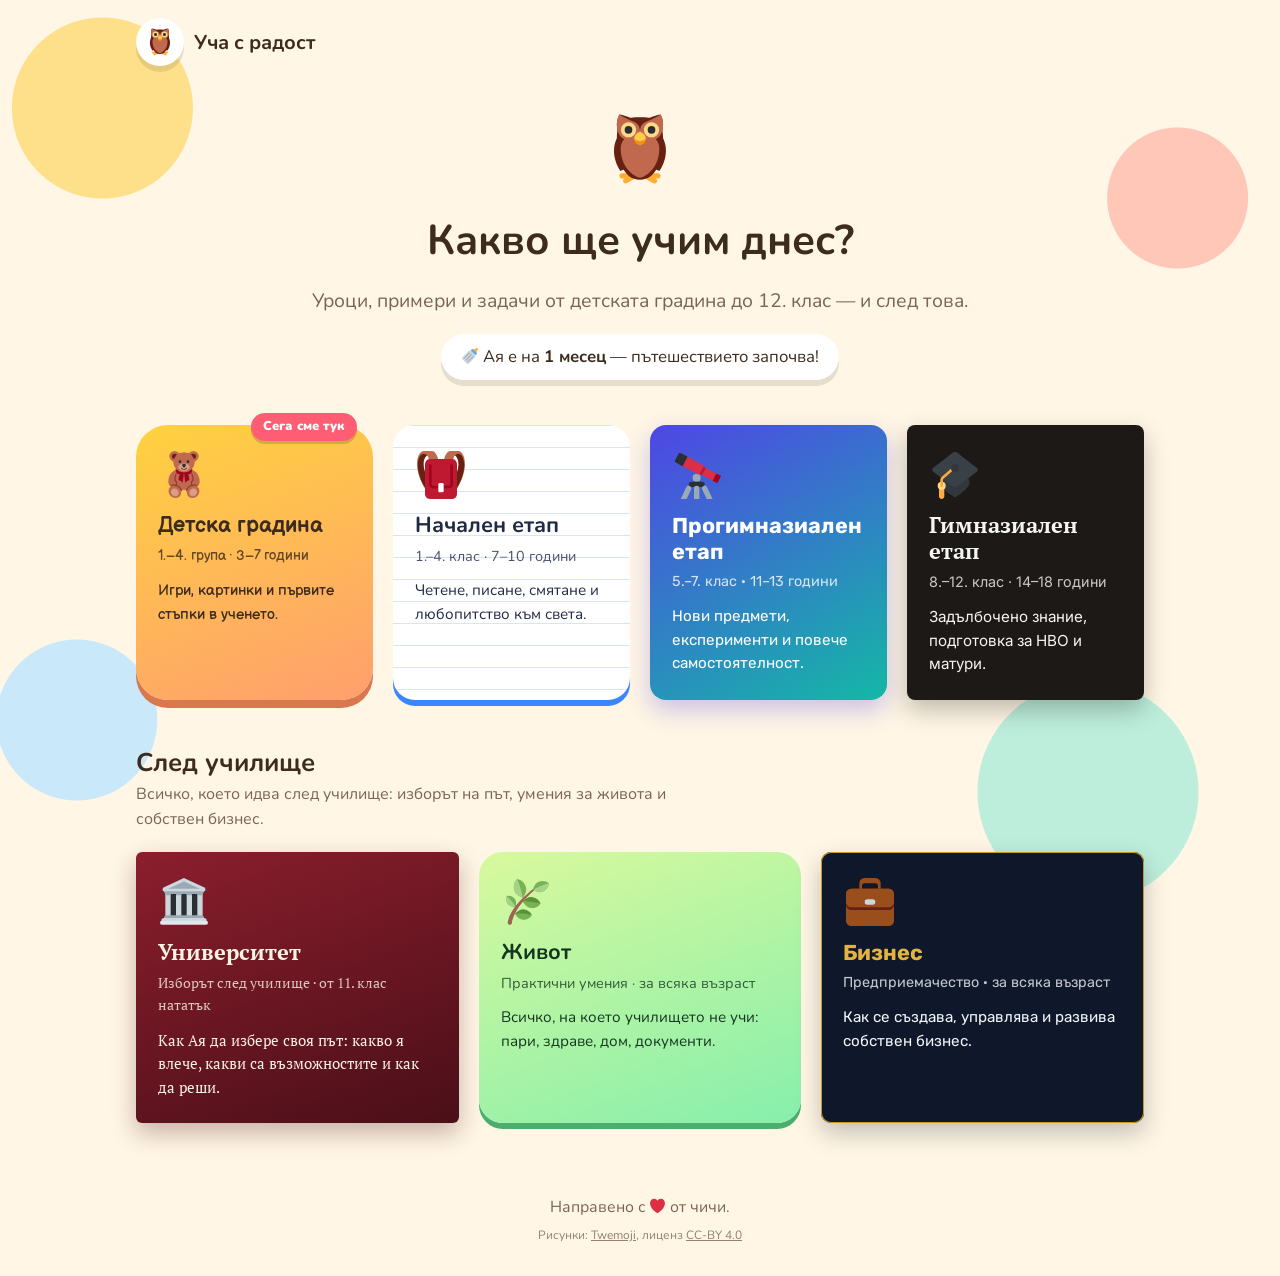
<file: index.html>
<!doctype html>
<html lang="bg">
<head>
  <meta charset="utf-8">
  <meta name="viewport" content="width=device-width, initial-scale=1">
  <title>Уча с радост</title>
  <meta name="description" content="Уроци, примери и задачи по всеки предмет от детската градина до 12. клас.">
  <link rel="icon" href="data:image/svg+xml,<svg xmlns='http://www.w3.org/2000/svg' viewBox='0 0 100 100'><text y='.9em' font-size='90'>🦉</text></svg>">
  <link rel="preconnect" href="https://fonts.googleapis.com">
  <link rel="preconnect" href="https://fonts.gstatic.com" crossorigin>
  <link href="https://fonts.googleapis.com/css2?family=Balsamiq+Sans:wght@400;700&family=Nunito:wght@400;700;900&family=Rubik:wght@400;500;700&family=Inter:wght@400;600;700&family=PT+Serif:wght@400;700&display=swap" rel="stylesheet">
  <link rel="stylesheet" href="css/style.css">
</head>
<body data-theme="home">
  <div id="birthday" class="birthday" role="status" hidden></div>

  <header class="site-header">
    <a class="logo" href="#/">
      <span class="logo-mark" aria-hidden="true">🦉</span>
      <span class="logo-text">Уча с радост</span>
    </a>
  </header>

  <main id="app" tabindex="-1"></main>

  <footer class="site-footer">
    Направено с ❤️ от чичи.
    <small class="credits">Рисунки: <a href="https://github.com/jdecked/twemoji" target="_blank" rel="noopener">Twemoji</a>, лиценз <a href="https://creativecommons.org/licenses/by/4.0/" target="_blank" rel="noopener">CC-BY 4.0</a></small>
  </footer>

  <script src="js/emoji-files.js"></script>
  <script src="js/emoji.js"></script>
  <script src="js/config.js"></script>
  <script src="js/birthday.js"></script>
  <script src="js/curriculum.js"></script>
  <!-- Уроци: всеки урок е отделен файл в js/lessons/ -->
  <script src="js/lessons/h-bel.js"></script>
  <script src="js/lessons/h-ist-geo-phil.js"></script>
  <script src="js/lessons/h-lang-inf-it.js"></script>
  <script src="js/lessons/h-math.js"></script>
  <script src="js/lessons/h-science-arts.js"></script>
  <script src="js/lessons/kg-art-aplikatsiya.js"></script>
  <script src="js/lessons/kg-art-cvetove.js"></script>
  <script src="js/lessons/kg-art-linii.js"></script>
  <script src="js/lessons/kg-art-shevitsi.js"></script>
  <script src="js/lessons/kg-bel-dyado-i-ryapa.js"></script>
  <script src="js/lessons/kg-bel-edno-i-mnogo.js"></script>
  <script src="js/lessons/kg-bel-gatanki.js"></script>
  <script src="js/lessons/kg-bel-kolko-zvuka.js"></script>
  <script src="js/lessons/kg-bel-moeto-ime.js"></script>
  <script src="js/lessons/kg-bel-opishi-igrachkata.js"></script>
  <script src="js/lessons/kg-bel-parvi-bukvi.js"></script>
  <script src="js/lessons/kg-bel-parvi-zvuk.js"></script>
  <script src="js/lessons/kg-bel-raka-za-pisane.js"></script>
  <script src="js/lessons/kg-bel-silno-tiho.js"></script>
  <script src="js/lessons/kg-bel-stihcheta.js"></script>
  <script src="js/lessons/kg-bel-vulshebni-dumichki.js"></script>
  <script src="js/lessons/kg-bel-zhitenata-pitka.js"></script>
  <script src="js/lessons/kg-math-blizo-daleche.js"></script>
  <script src="js/lessons/kg-math-broim-do-10.js"></script>
  <script src="js/lessons/kg-math-broim-do-5.js"></script>
  <script src="js/lessons/kg-math-chasti-na-denonoshtieto.js"></script>
  <script src="js/lessons/kg-math-dalgo-kaso.js"></script>
  <script src="js/lessons/kg-math-den-i-nosht.js"></script>
  <script src="js/lessons/kg-math-dni-na-sedmicata.js"></script>
  <script src="js/lessons/kg-math-edno-i-mnogo.js"></script>
  <script src="js/lessons/kg-math-figuri.js"></script>
  <script src="js/lessons/kg-math-golyamo-malko.js"></script>
  <script src="js/lessons/kg-math-gore-dolu.js"></script>
  <script src="js/lessons/kg-math-labirinti.js"></script>
  <script src="js/lessons/kg-math-lek-tezhak.js"></script>
  <script src="js/lessons/kg-math-mesetsi.js"></script>
  <script src="js/lessons/kg-math-myasto-v-redica.js"></script>
  <script src="js/lessons/kg-math-nalyavo-nadyasno.js"></script>
  <script src="js/lessons/kg-math-poravno.js"></script>
  <script src="js/lessons/kg-math-pravoagalnik.js"></script>
  <script src="js/lessons/kg-math-sabirane.js"></script>
  <script src="js/lessons/kg-math-vchera-dnes-utre.js"></script>
  <script src="js/lessons/kg-music-instrumenti.js"></script>
  <script src="js/lessons/kg-music-pevets.js"></script>
  <script src="js/lessons/kg-music-silno-tiho.js"></script>
  <script src="js/lessons/kg-music-tantsi.js"></script>
  <script src="js/lessons/kg-pe-kato-zhivotnite.js"></script>
  <script src="js/lessons/kg-pe-shtafeti.js"></script>
  <script src="js/lessons/kg-pe-topka.js"></script>
  <script src="js/lessons/kg-pe-vazhe.js"></script>
  <script src="js/lessons/kg-tech-kasane.js"></script>
  <script src="js/lessons/kg-tech-materiali.js"></script>
  <script src="js/lessons/kg-tech-oblichane.js"></script>
  <script src="js/lessons/kg-tech-sgavane.js"></script>
  <script src="js/lessons/kg-world-bulgaria.js"></script>
  <script src="js/lessons/kg-world-divi-zhivotni.js"></script>
  <script src="js/lessons/kg-world-domashni-zhivotni.js"></script>
  <script src="js/lessons/kg-world-higiena.js"></script>
  <script src="js/lessons/kg-world-praznitsi.js"></script>
  <script src="js/lessons/kg-world-priroda.js"></script>
  <script src="js/lessons/kg-world-profesii.js"></script>
  <script src="js/lessons/kg-world-rasteniya.js"></script>
  <script src="js/lessons/kg-world-semeystvo.js"></script>
  <script src="js/lessons/kg-world-sezoni.js"></script>
  <script src="js/lessons/kg-world-shte-badam-uchenik.js"></script>
  <script src="js/lessons/kg-world-svetofar.js"></script>
  <script src="js/lessons/m5-bel-math.js"></script>
  <script src="js/lessons/m5-math-chasove.js"></script>
  <script src="js/lessons/m5-bel-chasove.js"></script>
  <script src="js/lessons/m5-english-chasove.js"></script>
  <script src="js/lessons/m5-ist-geo-it.js"></script>
  <script src="js/lessons/m5-other-chasove.js"></script>
  <script src="js/lessons/m5-ist-geo.js"></script>
  <script src="js/lessons/m5-other.js"></script>
  <script src="js/lessons/m6-bel-math.js"></script>
  <script src="js/lessons/m6-math-chasove.js"></script>
  <script src="js/lessons/m6-bel-chasove.js"></script>
  <script src="js/lessons/m6-english-chasove.js"></script>
  <script src="js/lessons/m6-ist-geo-it.js"></script>
  <script src="js/lessons/m6-other-chasove.js"></script>
  <script src="js/lessons/m6-ist-geo.js"></script>
  <script src="js/lessons/m6-other.js"></script>
  <script src="js/lessons/m7-bel-math.js"></script>
  <script src="js/lessons/m7-math-chasove.js"></script>
  <script src="js/lessons/m7-bel-chasove.js"></script>
  <script src="js/lessons/m7-english-chasove.js"></script>
  <script src="js/lessons/m7-ist-geo-it.js"></script>
  <script src="js/lessons/m7-nauki-chasove.js"></script>
  <script src="js/lessons/m7-other-chasove.js"></script>
  <script src="js/lessons/h8-bel-math-chasove.js"></script>
  <script src="js/lessons/h8-lang-inf-it-chasove.js"></script>
  <script src="js/lessons/h8-ist-geo-phil-chasove.js"></script>
  <script src="js/lessons/h8-science-arts-chasove.js"></script>
  <script src="js/lessons/h9-bel-math-chasove.js"></script>
  <script src="js/lessons/h9-lang-inf-it-chasove.js"></script>
  <script src="js/lessons/h9-ist-geo-phil-chasove.js"></script>
  <script src="js/lessons/h9-science-arts-chasove.js"></script>
  <script src="js/lessons/h10-bel-math-chasove.js"></script>
  <script src="js/lessons/h10-lang-inf-it-chasove.js"></script>
  <script src="js/lessons/h10-ist-geo-phil-chasove.js"></script>
  <script src="js/lessons/h10-science-arts-chasove.js"></script>
  <script src="js/lessons/h11-bel-math-chasove.js"></script>
  <script src="js/lessons/h11-other-chasove.js"></script>
  <script src="js/lessons/h12-bel-math-chasove.js"></script>
  <script src="js/lessons/h12-other-chasove.js"></script>
  <script src="js/lessons/uni-izbor.js"></script>
  <script src="js/lessons/biz.js"></script>
  <script src="js/lessons/life.js"></script>
  <script src="js/lessons/m7-ist-geo.js"></script>
  <script src="js/lessons/m7-other.js"></script>
  <script src="js/lessons/p1-bel-bukva.js"></script>
  <script src="js/lessons/p1-bel-bukvi.js"></script>
  <script src="js/lessons/p1-bel-ezik.js"></script>
  <script src="js/lessons/p1-bel-predbukven.js"></script>
  <script src="js/lessons/p1-bel-sledbukven.js"></script>
  <script src="js/lessons/p1-izkustva.js"></script>
  <script src="js/lessons/p1-izkustva-chasove.js"></script>
  <script src="js/lessons/p1-math.js"></script>
  <script src="js/lessons/p1-math-chasove.js"></script>
  <script src="js/lessons/p1-math-do-20.js"></script>
  <script src="js/lessons/p1-world.js"></script>
  <script src="js/lessons/p1-rodinoznanie.js"></script>
  <script src="js/lessons/p2-bel.js"></script>
  <script src="js/lessons/p2-bel-chasove.js"></script>
  <script src="js/lessons/p2-english.js"></script>
  <script src="js/lessons/p2-english-chasove.js"></script>
  <script src="js/lessons/p2-izkustva.js"></script>
  <script src="js/lessons/p2-izkustva-chasove.js"></script>
  <script src="js/lessons/p2-math.js"></script>
  <script src="js/lessons/p2-math-chasove.js"></script>
  <script src="js/lessons/p2-world.js"></script>
  <script src="js/lessons/p2-rodinoznanie.js"></script>
  <script src="js/lessons/p3-bel.js"></script>
  <script src="js/lessons/p3-bel-chasove.js"></script>
  <script src="js/lessons/p3-english.js"></script>
  <script src="js/lessons/p3-english-chasove.js"></script>
  <script src="js/lessons/p3-izkustva.js"></script>
  <script src="js/lessons/p3-izkustva-chasove.js"></script>
  <script src="js/lessons/p3-math.js"></script>
  <script src="js/lessons/p3-math-chasove.js"></script>
  <script src="js/lessons/p3-nature.js"></script>
  <script src="js/lessons/p3-society.js"></script>
  <script src="js/lessons/p3-obshtestvo-priroda-km.js"></script>
  <script src="js/lessons/p4-bel.js"></script>
  <script src="js/lessons/p4-bel-chasove.js"></script>
  <script src="js/lessons/p4-english.js"></script>
  <script src="js/lessons/p4-english-chasove.js"></script>
  <script src="js/lessons/p4-izkustva.js"></script>
  <script src="js/lessons/p4-izkustva-chasove.js"></script>
  <script src="js/lessons/p4-math.js"></script>
  <script src="js/lessons/p4-math-chasove.js"></script>
  <script src="js/lessons/p4-nature.js"></script>
  <script src="js/lessons/p4-society.js"></script>
  <script src="js/lessons/p4-obshtestvo-priroda-km.js"></script>
  <script src="js/app.js"></script>
</body>
</html>
</file>
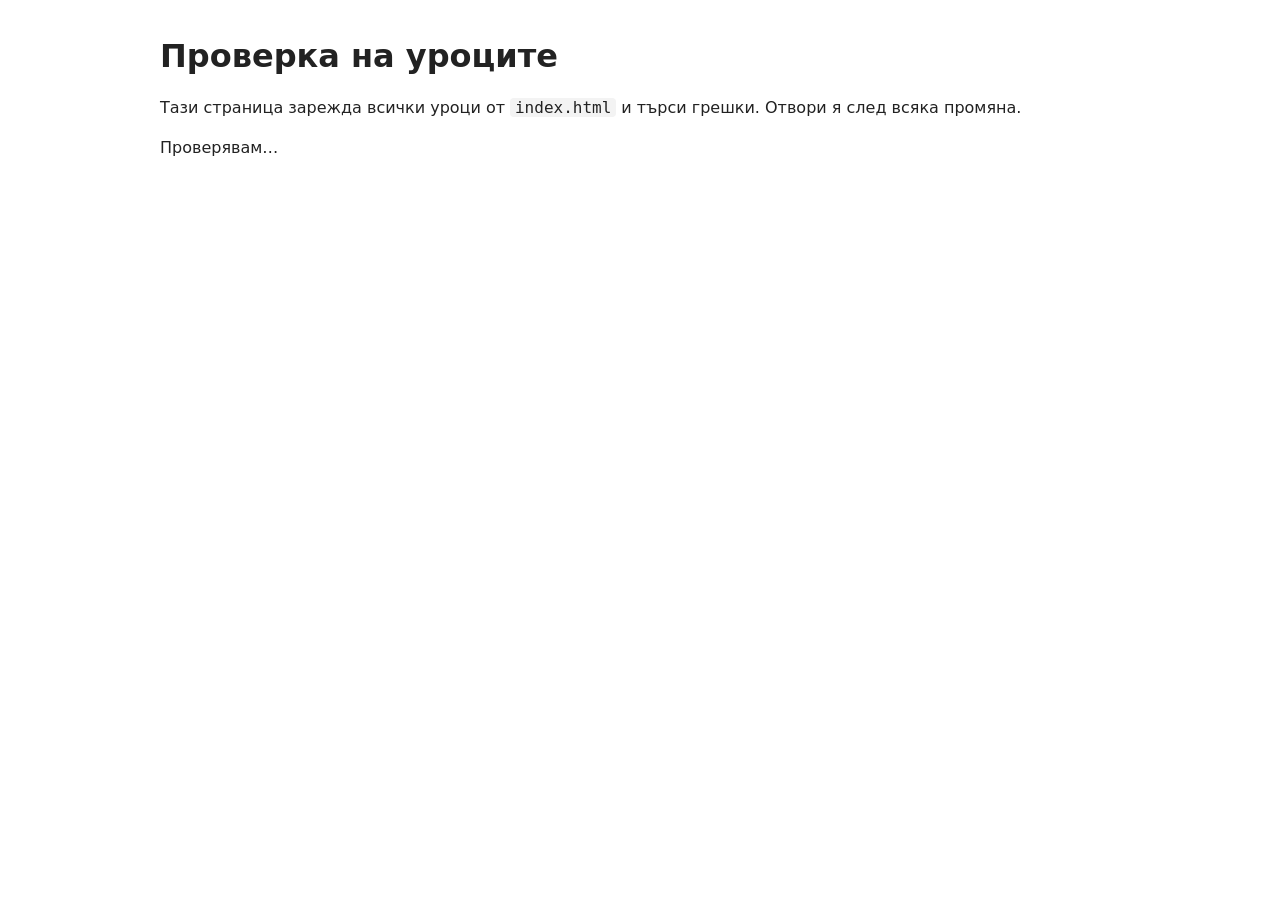
<file: check.html>
<!DOCTYPE html>
<html lang="bg">
<head>
<meta charset="utf-8">
<meta name="viewport" content="width=device-width, initial-scale=1">
<title>Проверка на уроците</title>
<style>
  body { font: 16px/1.5 system-ui, sans-serif; max-width: 960px; margin: 2em auto; padding: 0 1em; color: #222; }
  h1 { margin-bottom: .2em; }
  .ok { color: #137333; } .bad { color: #b3261e; } .warn { color: #8a5a00; }
  li { margin: .25em 0; }
  code { background: #f3f3f3; padding: 0 .3em; border-radius: 4px; }
  table { border-collapse: collapse; width: 100%; margin: 1em 0; font-size: 14px; }
  th, td { border: 1px solid #ddd; padding: .3em .5em; text-align: left; }
  th { background: #f7f7f7; }
  td.n { text-align: right; font-variant-numeric: tabular-nums; }
</style>
</head>
<body>
<h1>Проверка на уроците</h1>
<p>Тази страница зарежда всички уроци от <code>index.html</code> и търси грешки. Отвори я след всяка промяна.</p>
<div id="out">Проверявам…</div>

<script>
(function () {
  'use strict';
  const errors = [];
  const warnings = [];
  const err = (id, msg) => errors.push([id, msg]);
  const warn = (id, msg) => warnings.push([id, msg]);

  // Хващаме уроци с едно и също id: вторият иначе тихо би заменил първия.
  const store = {};
  window.LESSONS = new Proxy(store, {
    set(target, id, value) {
      if (id in target) err(id, 'Има два урока с това id. Вторият заменя първия — смени id на единия.');
      target[id] = value;
      return true;
    }
  });

  // Синтактични грешки във файловете (липсваща запетая, кавичка и т.н.).
  window.addEventListener('error', (e) => {
    if (e.filename) err(e.filename.split('/').slice(-2).join('/') + ':' + e.lineno, 'Грешка в кода: ' + e.message);
  });

  const load = (src) => new Promise((resolve) => {
    const s = document.createElement('script');
    s.src = src;
    s.onload = resolve;
    s.onerror = () => { err(src, 'Файлът липсва (провери пътя в index.html).'); resolve(); };
    document.head.appendChild(s);
  });

  const BLOCKS = {
    say: ['text'], text: ['text'], rule: ['text'], list: ['items'], table: ['rows'], code: ['code'],
    timeline: ['items'], cards: ['items'], story: ['panels'], picture: ['picture'], numbers: ['items'],
    countAlong: ['count', 'emoji'], tones: ['items'], draw: []
  };
  const PICTURE_KEYS = ['pic', 'emoji', 'sequence', 'scene', 'rows', 'bars', 'grid'];

  function checkPicture(id, where, p) {
    if (p == null || typeof p === 'string') return;
    if (!PICTURE_KEYS.some((k) => k in p)) err(id, where + ': картинката трябва да има едно от ' + PICTURE_KEYS.join(', ') + '.');
    if ('emoji' in p && typeof p.count !== 'number') err(id, where + ': { emoji, count } — count трябва да е число.');
  }

  function checkLesson(id, l, stages) {
    if (!/^[a-z0-9-]+$/.test(id)) err(id, 'id трябва да е само с малки латински букви, цифри и тирета.');
    ['stage', 'subject', 'title', 'intro'].forEach((k) => { if (!l[k]) err(id, 'Липсва ' + k + '.'); });
    if (!l.emoji) warn(id, 'Няма emoji (картинка за урока).');
    (function placement() {
      const stage = stages.find((s) => s.id === l.stage);
      if (!stage) return err(id, 'Непознат stage „' + l.stage + '“. Може: ' + stages.map((s) => s.id).join(', ') + '.');
      const sub = stage.subjects.find((s) => s.id === l.subject);
      if (!sub) return err(id, 'Непознат subject „' + l.subject + '“ за ' + l.stage + '. Може: ' + stage.subjects.map((s) => s.id).join(', ') + '.');
      if (stage.groups && Object.keys(stage.groups).length && !(l.group in stage.groups)) err(id, 'group ' + l.group + ' не съществува. Може: ' + Object.keys(stage.groups).join(', ') + '.');
      else if (sub.hours && !(l.group in sub.hours)) err(id, sub.name + ' не се учи в ' + (stage.groups[l.group] || l.group) + '.');
    })();
    if (l.before && !store[l.before]) err(id, 'before сочи към урок „' + l.before + '“, който не съществува.');
    if (l.after && !store[l.after]) err(id, 'after сочи към урок „' + l.after + '“, който не съществува.');

    if (!Array.isArray(l.sections) || !l.sections.length) err(id, 'Няма sections (части на урока).');
    (l.sections || []).forEach((sec, si) => {
      const where = 'Част ' + (si + 1);
      if (!sec.title) warn(id, where + ': няма заглавие.');
      if (!Array.isArray(sec.blocks)) { err(id, where + ': липсва blocks: [ ... ].'); return; }
      sec.blocks.forEach((b, bi) => {
        const w = where + ', блок ' + (bi + 1);
        if (!BLOCKS[b.type]) { err(id, w + ': непознат type „' + b.type + '“. Може: ' + Object.keys(BLOCKS).join(', ') + '.'); return; }
        BLOCKS[b.type].forEach((k) => { if (b[k] == null) err(id, w + ' (' + b.type + '): липсва ' + k + '.'); });
        if (b.type === 'picture') checkPicture(id, w, b.picture);
        if (b.type === 'table' && b.head && b.rows) b.rows.forEach((r, ri) => {
          if (r.length !== b.head.length) warn(id, w + ': ред ' + (ri + 1) + ' има ' + r.length + ' клетки, а заглавието ' + b.head.length + '.');
        });
      });
    });

    if (!Array.isArray(l.tasks) || !l.tasks.length) err(id, 'Няма tasks (задачи).');
    (l.tasks || []).forEach((t, ti) => {
      const w = 'Задача ' + (ti + 1);
      if (!t.question) err(id, w + ': липсва question.');
      if (!Array.isArray(t.options) || t.options.length < 2) { err(id, w + ': трябват поне 2 options.'); return; }
      const values = t.options.map((o) => (o && typeof o === 'object' ? o.value : o));
      if (new Set(values.map(String)).size !== values.length) err(id, w + ': два еднакви отговора в options.');
      if (!values.includes(t.answer)) err(id, w + ': answer „' + t.answer + '“ го няма в options' +
        (values.map(String).includes(String(t.answer)) ? ' (число и текст се различават: 3 не е същото като \'3\')' : '') + '.');
      checkPicture(id, w, t.picture);
    });
  }

  fetch('index.html').then((r) => r.text()).then(async (html) => {
    const srcs = [...html.matchAll(/<script src="([^"]+)"/g)].map((m) => m[1])
      .filter((s) => !/app\.js|emoji\.js|birthday\.js/.test(s));
    for (const src of srcs) await load(src);

    const stages = (window.CURRICULUM || { stages: [] }).stages;
    Object.keys(store).forEach((id) => checkLesson(id, store[id], stages));

    // Теми в curriculum.js, които сочат към несъществуващ урок.
    const linked = new Set();
    stages.forEach((st) => st.subjects.forEach((sub) => sub.topics.forEach((t) => {
      if (!t.lessonId) return;
      linked.add(t.lessonId);
      if (!store[t.lessonId]) err('curriculum.js', st.name + ' / ' + sub.name + ': темата „' + t.title + '“ сочи към урок „' + t.lessonId + '“, който не съществува.');
    })));

    // Брой уроци по предмет и клас спрямо часовете по учебен план.
    let rows = '';
    stages.forEach((st) => st.subjects.forEach((sub) => {
      Object.keys(sub.hours || {}).forEach((g) => {
        const n = Object.values(store).filter((l) => l.stage === st.id && l.subject === sub.id && String(l.group) === g).length;
        const h = sub.hours[g];
        rows += `<tr><td>${st.name}</td><td>${(st.groups && st.groups[g]) || g}</td><td>${sub.name}</td><td class="n">${n}</td><td class="n">${h}</td><td class="n">${Math.round(n / h * 100)}%</td></tr>`;
      });
    }));

    const list = (arr, cls) => '<ul>' + arr.map(([id, m]) => `<li class="${cls}"><b>${id}</b>: ${m}</li>`).join('') + '</ul>';
    const total = Object.keys(store).length;
    document.getElementById('out').innerHTML =
      (errors.length ? `<h2 class="bad">❌ ${errors.length} грешки</h2>${list(errors, 'bad')}` : `<h2 class="ok">✅ Няма грешки</h2>`) +
      (warnings.length ? `<h3 class="warn">Забележки (${warnings.length})</h3>${list(warnings, 'warn')}` : '') +
      `<p>Уроци общо: <b>${total}</b>, без тема в curriculum.js (показват се сами): <b>${Object.keys(store).filter((id) => !linked.has(id)).length}</b>.</p>` +
      `<h2>Уроци спрямо учебния план</h2><table><thead><tr><th>Етап</th><th>Клас</th><th>Предмет</th><th>Уроци</th><th>Часа</th><th>%</th></tr></thead><tbody>${rows}</tbody></table>`;
  });
})();
</script>
</body>
</html>
</file>
<file: css/style.css>
/* =========================================================
   Уча с радост — стилове
   Всеки етап има собствена тема (body[data-theme]):
   home    – началната страница
   kg      – детска градина: големи, кръгли, ярки, много картинки
   primary – 1.–4. клас: весело, „тетрадка на квадратчета“
   middle  – 5.–7. клас: по-изчистено и спокойно
   high    – 8.–12. клас: фокус върху текста, тъмен режим
   ========================================================= */

:root {
  --emoji: 'Apple Color Emoji', 'Segoe UI Emoji', 'Noto Color Emoji', sans-serif;
  --maxw: 1040px;
}

/* ---------- Теми ---------- */

body[data-theme="home"],
body[data-theme="kg"] {
  --bg: #fff6e5;
  --surface: #ffffff;
  --text: #3d2c1e;
  --muted: #7a6452;
  --primary: #ff6b4a;
  --primary-ink: #ffffff;
  --accent: #ffd23f;
  --ok: #2fbf71;
  --bad: #ff5d73;
  --line: rgba(61, 44, 30, .12);
  --radius: 28px;
  --radius-sm: 18px;
  --shadow: 0 6px 0 rgba(61, 44, 30, .12);
  --font-body: 'Balsamiq Sans', 'Comic Sans MS', system-ui, sans-serif;
  --font-head: 'Balsamiq Sans', 'Comic Sans MS', system-ui, sans-serif;
  --fs: 1.25rem;
  --border-w: 3px;
}

body[data-theme="home"] {
  --font-body: 'Nunito', system-ui, sans-serif;
  --font-head: 'Nunito', system-ui, sans-serif;
  --fs: 1.1rem;
}

body[data-theme="primary"] {
  --bg: #f5f9ff;
  --surface: #ffffff;
  --text: #1f2a44;
  --muted: #5b6785;
  --primary: #3a86ff;
  --primary-ink: #ffffff;
  --accent: #ffbe0b;
  --ok: #06a77d;
  --bad: #e5383b;
  --line: #d6e4ff;
  --radius: 20px;
  --radius-sm: 14px;
  --shadow: 0 4px 0 rgba(31, 42, 68, .1);
  --font-body: 'Nunito', system-ui, sans-serif;
  --font-head: 'Nunito', system-ui, sans-serif;
  --fs: 1.15rem;
  --border-w: 2px;
}

body[data-theme="middle"] {
  --bg: #f3f6fa;
  --surface: #ffffff;
  --text: #182033;
  --muted: #5c677d;
  --primary: #4f46e5;
  --primary-ink: #ffffff;
  --accent: #14b8a6;
  --ok: #059669;
  --bad: #dc2626;
  --line: #e2e8f0;
  --radius: 14px;
  --radius-sm: 10px;
  --shadow: 0 1px 2px rgba(16, 24, 40, .06), 0 4px 12px rgba(16, 24, 40, .06);
  --font-body: 'Rubik', system-ui, sans-serif;
  --font-head: 'Rubik', system-ui, sans-serif;
  --fs: 1.05rem;
  --border-w: 1px;
}

body[data-theme="high"] {
  --bg: #fafaf9;
  --surface: #ffffff;
  --text: #1c1917;
  --muted: #57534e;
  --primary: #1e3a8a;
  --primary-ink: #ffffff;
  --accent: #b45309;
  --ok: #15803d;
  --bad: #b91c1c;
  --line: #e7e5e4;
  --radius: 8px;
  --radius-sm: 6px;
  --shadow: none;
  --font-body: 'Inter', system-ui, sans-serif;
  --font-head: 'PT Serif', Georgia, serif;
  --fs: 1rem;
  --border-w: 1px;
}

@media (prefers-color-scheme: dark) {
  body[data-theme="high"] {
    --bg: #141414;
    --surface: #1d1d1d;
    --text: #e7e5e4;
    --muted: #a8a29e;
    --primary: #93c5fd;
    --primary-ink: #0b1220;
    --accent: #fbbf24;
    --ok: #4ade80;
    --bad: #f87171;
    --line: #2e2e2e;
  }
}

body[data-theme="uni"] {
  --bg: #f5f3f2;
  --surface: #ffffff;
  --text: #241a17;
  --muted: #6b5d58;
  --primary: #8b1e2d;
  --primary-ink: #ffffff;
  --accent: #c9a227;
  --ok: #15803d;
  --bad: #b91c1c;
  --line: #e6dfdc;
  --radius: 6px;
  --radius-sm: 4px;
  --shadow: 0 1px 3px rgba(36, 26, 23, .08);
  --font-body: 'Inter', system-ui, sans-serif;
  --font-head: 'PT Serif', Georgia, serif;
  --fs: 1rem;
  --border-w: 1px;
}

body[data-theme="life"] {
  --bg: #f1f8f2;
  --surface: #ffffff;
  --text: #17301f;
  --muted: #557060;
  --primary: #1f8a4c;
  --primary-ink: #ffffff;
  --accent: #f2b33d;
  --ok: #1f8a4c;
  --bad: #d64545;
  --line: #d5eadb;
  --radius: 18px;
  --radius-sm: 12px;
  --shadow: 0 2px 10px rgba(23, 48, 31, .07);
  --font-body: 'Nunito', system-ui, sans-serif;
  --font-head: 'Nunito', system-ui, sans-serif;
  --fs: 1.05rem;
  --border-w: 1px;
}

body[data-theme="business"] {
  --bg: #f4f5f7;
  --surface: #ffffff;
  --text: #0f172a;
  --muted: #5b6475;
  --primary: #0f172a;
  --primary-ink: #ffffff;
  --accent: #c99a1e;
  --ok: #15803d;
  --bad: #b91c1c;
  --line: #e2e5ea;
  --radius: 10px;
  --radius-sm: 6px;
  --shadow: 0 1px 2px rgba(15, 23, 42, .06);
  --font-body: 'Rubik', system-ui, sans-serif;
  --font-head: 'Rubik', system-ui, sans-serif;
  --fs: 1rem;
  --border-w: 1px;
}

@media (prefers-color-scheme: dark) {
  body[data-theme="uni"] {
    --bg: #171312;
    --surface: #211b19;
    --text: #efe7e4;
    --muted: #b3a5a0;
    --primary: #f08a96;
    --primary-ink: #1a0f10;
    --line: #362c29;
  }
  body[data-theme="business"] {
    --bg: #0d1117;
    --surface: #161b22;
    --text: #e6edf3;
    --muted: #9aa4b2;
    --primary: #e3b341;
    --primary-ink: #0d1117;
    --line: #2a313c;
  }
}

/* ---------- Основа ---------- */

*, *::before, *::after { box-sizing: border-box; }

html { -webkit-text-size-adjust: 100%; }

body {
  margin: 0;
  min-height: 100vh;
  display: flex;
  flex-direction: column;
  background: var(--bg);
  color: var(--text);
  font-family: var(--font-body);
  font-size: var(--fs);
  line-height: 1.55;
  transition: background-color .3s ease;
}

body[data-theme="home"],
body[data-theme="kg"] {
  background-color: var(--bg);
  background-image:
    radial-gradient(circle at 8% 12%, #ffe08a 0 90px, transparent 91px),
    radial-gradient(circle at 92% 22%, #ffc7b8 0 70px, transparent 71px),
    radial-gradient(circle at 85% 88%, #bdeedb 0 110px, transparent 111px),
    radial-gradient(circle at 6% 80%, #c9e9fb 0 80px, transparent 81px);
  background-attachment: fixed;
}

body[data-theme="primary"] {
  background-image:
    linear-gradient(var(--line) 1px, transparent 1px),
    linear-gradient(90deg, var(--line) 1px, transparent 1px);
  background-size: 28px 28px;
}

h1, h2, h3 { font-family: var(--font-head); line-height: 1.2; margin: 0 0 .5em; }
h1 { font-size: clamp(1.8rem, 5vw, 2.6rem); }
h2 { font-size: 1.45em; }
a { color: var(--primary); }

button { font: inherit; color: inherit; }

:focus-visible { outline: 3px solid var(--accent); outline-offset: 3px; }

/* ---------- Заглавна лента и долна част ---------- */

.site-header {
  max-width: var(--maxw);
  width: 100%;
  margin: 0 auto;
  padding: 18px 16px 6px;
}

.logo {
  display: inline-flex;
  align-items: center;
  gap: 10px;
  text-decoration: none;
  color: var(--text);
  font-family: var(--font-head);
  font-weight: 700;
  font-size: 1.25rem;
}
.logo-mark {
  font-family: var(--emoji);
  font-size: 1.8rem;
  display: grid;
  place-items: center;
  width: 48px;
  height: 48px;
  border-radius: 50%;
  background: var(--surface);
  box-shadow: var(--shadow);
}
body[data-theme="high"] .logo-mark { box-shadow: 0 0 0 1px var(--line); }

main {
  flex: 1;
  width: 100%;
  max-width: var(--maxw);
  margin: 0 auto;
  padding: 8px 16px 48px;
}
main:focus, main:focus-visible { outline: none; }
body[data-theme="high"] main { max-width: 820px; }

.site-footer {
  text-align: center;
  padding: 24px 16px 32px;
  color: var(--muted);
  font-size: .9em;
}

.credits { display: block; margin-top: 6px; font-size: .75rem; opacity: .8; }
.credits a { color: inherit; }

/* ---------- Общи елементи ---------- */

.lead { font-size: 1.1em; color: var(--muted); max-width: 60ch; }

.crumbs {
  display: flex;
  flex-wrap: wrap;
  gap: 6px;
  align-items: center;
  font-size: .85em;
  margin: 8px 0 18px;
  color: var(--muted);
}
.crumbs a { color: var(--muted); text-decoration: none; }
.crumbs a:hover { color: var(--primary); text-decoration: underline; }
.crumb-sep { opacity: .5; }

.btn {
  display: inline-flex;
  align-items: center;
  justify-content: center;
  gap: 8px;
  min-height: 48px;
  padding: 10px 22px;
  border-radius: 999px;
  border: var(--border-w) solid transparent;
  font-weight: 700;
  text-decoration: none;
  cursor: pointer;
  transition: transform .12s ease, box-shadow .12s ease;
}
.btn-primary { background: var(--primary); color: var(--primary-ink); box-shadow: var(--shadow); }
.btn-ghost { background: var(--surface); color: var(--text); border-color: var(--line); }
.btn:hover { transform: translateY(-2px); }
.btn:active { transform: translateY(1px); }
body[data-theme="high"] .btn { border-radius: var(--radius-sm); }

.speak {
  flex: none;
  display: inline-grid;
  place-items: center;
  width: 44px;
  height: 44px;
  margin-right: 10px;
  border-radius: 50%;
  border: var(--border-w) solid var(--line);
  background: var(--surface);
  font-family: var(--emoji);
  font-size: 1.2rem;
  cursor: pointer;
  vertical-align: middle;
  transition: transform .15s ease;
}
.speak:hover { transform: scale(1.1); }
body[data-theme="middle"] .speak,
body[data-theme="high"] .speak,
body[data-theme="uni"] .speak,
body[data-theme="business"] .speak { display: none; }

.empty {
  text-align: center;
  padding: 48px 16px;
  background: var(--surface);
  border-radius: var(--radius);
  box-shadow: var(--shadow);
  border: var(--border-w) solid var(--line);
}
.empty > span { font-family: var(--emoji); font-size: 3.5rem; display: block; }
.empty p { color: var(--muted); }

/* ---------- Начална страница ---------- */

.hero { text-align: center; padding: 16px 0 28px; }
.hero h1 { margin-top: 8px; }
.hero .lead { margin: 0 auto; }
.hero-owl {
  font-family: var(--emoji);
  font-size: 4.5rem;
  display: inline-block;
  animation: bob 3s ease-in-out infinite;
}
.age-pill {
  display: inline-block;
  margin-top: 18px;
  padding: 10px 20px;
  border-radius: 999px;
  background: var(--surface);
  box-shadow: var(--shadow);
  font-size: .95em;
}

.stage-grid {
  display: grid;
  grid-template-columns: repeat(auto-fit, minmax(220px, 1fr));
  gap: 20px;
}

/* Всяка карта показва стила на своя етап. */
.stage-card {
  position: relative;
  display: flex;
  flex-direction: column;
  gap: 6px;
  padding: 26px 22px 24px;
  text-decoration: none;
  color: var(--c-text);
  background: var(--c-bg);
  border-radius: var(--c-radius);
  font-family: var(--c-font);
  box-shadow: var(--c-shadow);
  transition: transform .18s ease, box-shadow .18s ease;
}
.stage-card:hover { transform: translateY(-4px) rotate(var(--c-tilt, 0deg)); }
.stage-emoji { font-family: var(--emoji); font-size: 3rem; line-height: 1; margin-bottom: 6px; }
.stage-name { font-size: 1.35rem; font-weight: 700; line-height: 1.2; }
.stage-meta { font-size: .9rem; opacity: .8; }
.stage-desc { font-size: .95rem; margin-top: 6px; }

.stage-card[data-stage="kg"] {
  --c-bg: linear-gradient(160deg, #ffd23f, #ff9f6e);
  --c-text: #3d2c1e;
  --c-radius: 32px;
  --c-font: 'Balsamiq Sans', system-ui, sans-serif;
  --c-shadow: 0 8px 0 #d9774f;
  --c-tilt: -1.5deg;
}
.stage-card[data-stage="primary"] {
  --c-bg: #ffffff linear-gradient(#d6e4ff 1px, transparent 1px) 0 0 / 100% 22px;
  --c-text: #1f2a44;
  --c-radius: 22px;
  --c-font: 'Nunito', system-ui, sans-serif;
  --c-shadow: 0 6px 0 #3a86ff;
  --c-tilt: 1deg;
}
.stage-card[data-stage="middle"] {
  --c-bg: linear-gradient(150deg, #4f46e5, #14b8a6);
  --c-text: #ffffff;
  --c-radius: 16px;
  --c-font: 'Rubik', system-ui, sans-serif;
  --c-shadow: 0 10px 24px rgba(79, 70, 229, .3);
}
.stage-card[data-stage="high"] {
  --c-bg: #1c1917;
  --c-text: #f5f5f4;
  --c-radius: 8px;
  --c-font: 'PT Serif', Georgia, serif;
  --c-shadow: 0 10px 24px rgba(0, 0, 0, .25);
}
.stage-card[data-stage="high"] .stage-desc,
.stage-card[data-stage="high"] .stage-meta { font-family: 'Inter', system-ui, sans-serif; }

.now-badge {
  position: absolute;
  top: -12px;
  right: 16px;
  padding: 4px 12px;
  border-radius: 999px;
  background: #ff5d73;
  color: #fff;
  font-family: 'Nunito', sans-serif;
  font-weight: 900;
  font-size: .8rem;
  box-shadow: 0 3px 0 rgba(0, 0, 0, .15);
  animation: wiggle 2.4s ease-in-out infinite;
}

.stage-card[data-stage="uni"] {
  --c-bg: linear-gradient(160deg, #8b1e2d, #4a0f18);
  --c-text: #fbf3e4;
  --c-radius: 6px;
  --c-font: 'PT Serif', Georgia, serif;
  --c-shadow: 0 10px 24px rgba(74, 15, 24, .3);
}
.stage-card[data-stage="life"] {
  --c-bg: linear-gradient(160deg, #d9f99d, #86efac);
  --c-text: #14361f;
  --c-radius: 24px;
  --c-font: 'Nunito', system-ui, sans-serif;
  --c-shadow: 0 6px 0 #4cae6e;
}
.stage-card[data-stage="business"] {
  --c-bg: #0f172a;
  --c-text: #f1f5f9;
  --c-radius: 10px;
  --c-font: 'Rubik', system-ui, sans-serif;
  --c-shadow: inset 0 0 0 1px #c99a1e, 0 10px 24px rgba(15, 23, 42, .25);
}
.stage-card[data-stage="business"] .stage-name { color: #e3b341; }

.soon-badge {
  position: absolute;
  top: 14px;
  right: 14px;
  padding: 2px 10px;
  border-radius: 999px;
  background: rgba(255, 255, 255, .25);
  border: 1px solid currentColor;
  font-size: .75rem;
  font-weight: 700;
  opacity: .85;
}

.after-school { margin-top: 48px; }
.after-school h2 { font-size: 1.6rem; margin-bottom: 4px; }
.after-school .lead { margin: 0 0 20px; font-size: 1rem; }

/* ---------- Рожден ден ---------- */

.birthday {
  background:
    radial-gradient(circle at 10% 30%, rgba(255, 255, 255, .55) 0 4px, transparent 5px),
    radial-gradient(circle at 30% 80%, rgba(255, 255, 255, .55) 0 3px, transparent 4px),
    radial-gradient(circle at 70% 20%, rgba(255, 255, 255, .55) 0 5px, transparent 6px),
    radial-gradient(circle at 90% 70%, rgba(255, 255, 255, .55) 0 3px, transparent 4px),
    linear-gradient(100deg, #ff8fab, #ffb86b 50%, #ffe066);
  color: #4a1430;
  font-family: 'Balsamiq Sans', 'Nunito', system-ui, sans-serif;
  box-shadow: 0 4px 0 rgba(74, 20, 48, .15);
}
.birthday-inner {
  max-width: var(--maxw);
  margin: 0 auto;
  padding: 14px 16px;
  display: flex;
  align-items: center;
  justify-content: center;
  gap: 16px;
  text-align: center;
}
.birthday-text { min-width: 0; }
.birthday-text p { margin: 0; }
.birthday-title { font-size: clamp(1.4rem, 4vw, 2rem); font-weight: 700; line-height: 1.2; }
.birthday-age { font-size: 1.1rem; font-weight: 700; }
.birthday-wish { font-size: 1.05rem; margin-top: 4px !important; max-width: 60ch; margin-inline: auto !important; }
.birthday-cake { font-family: var(--emoji); font-size: 2.8rem; flex: none; animation: bob 2s ease-in-out infinite; }
.birthday-cake:last-child { animation-delay: -1s; }
@media (max-width: 560px) {
  .birthday-cake { font-size: 2rem; }
}

/* ---------- Етап и предмет ---------- */

.page-head { display: flex; align-items: center; gap: 18px; margin-bottom: 8px; }
.page-head h1 { margin: 0; }
.page-sub { margin: 4px 0 0; color: var(--muted); font-size: .95em; }
.page-emoji {
  flex: none;
  font-family: var(--emoji);
  font-size: 2.8rem;
  width: 84px;
  height: 84px;
  display: grid;
  place-items: center;
  background: var(--surface);
  border-radius: var(--radius);
  box-shadow: var(--shadow);
  border: var(--border-w) solid var(--line);
}
.page-emoji.tinted { background: color-mix(in srgb, var(--c) 18%, var(--surface)); border-color: var(--c); }

.group-picker {
  display: inline-flex;
  align-items: center;
  gap: 10px;
  margin: 8px 0 4px;
  padding: 8px 8px 8px 16px;
  border-radius: 999px;
  background: var(--surface);
  border: var(--border-w) solid var(--line);
  box-shadow: var(--shadow);
  font-weight: 700;
}
.group-picker select {
  font: inherit;
  color: var(--text);
  padding: 8px 36px 8px 14px;
  border-radius: 999px;
  border: var(--border-w) solid var(--line);
  background: var(--bg) url("data:image/svg+xml,%3Csvg xmlns='http://www.w3.org/2000/svg' width='12' height='8'%3E%3Cpath d='M1 1l5 5 5-5' stroke='%23666' stroke-width='2' fill='none'/%3E%3C/svg%3E") no-repeat right 14px center;
  appearance: none;
  cursor: pointer;
  min-height: 44px;
}
body[data-theme="high"] .group-picker, body[data-theme="uni"] .group-picker { border-radius: var(--radius-sm); }

.subject-grid {
  display: grid;
  grid-template-columns: repeat(auto-fill, minmax(190px, 1fr));
  gap: 16px;
  margin-top: 20px;
}

.subject-card {
  display: flex;
  flex-direction: column;
  gap: 4px;
  padding: 20px;
  text-decoration: none;
  color: var(--text);
  background: var(--surface);
  border: var(--border-w) solid var(--line);
  border-radius: var(--radius);
  box-shadow: var(--shadow);
  transition: transform .15s ease, border-color .15s ease;
}
.subject-card:hover { transform: translateY(-3px); border-color: var(--c); }
.subject-emoji {
  font-family: var(--emoji);
  font-size: 2.2rem;
  width: 64px;
  height: 64px;
  display: grid;
  place-items: center;
  border-radius: var(--radius-sm);
  background: color-mix(in srgb, var(--c) 18%, var(--surface));
  margin-bottom: 8px;
}
.subject-name { font-weight: 700; line-height: 1.25; }
.subject-grades { font-size: .85em; color: var(--muted); }
.subject-count {
  margin-top: auto;
  padding-top: 10px;
  font-size: .85em;
  font-weight: 700;
  color: var(--c);
}
.subject-count.is-soon { color: var(--muted); font-weight: 400; }

/* Детска градина: огромни цветни плочки */
body[data-theme="kg"] .subject-grid { grid-template-columns: repeat(auto-fill, minmax(220px, 1fr)); gap: 22px; }
body[data-theme="kg"] .subject-card {
  align-items: center;
  text-align: center;
  background: color-mix(in srgb, var(--c) 22%, #fff);
  border-color: var(--c);
  box-shadow: 0 6px 0 var(--c);
}
body[data-theme="kg"] .subject-card:nth-child(odd):hover { transform: translateY(-4px) rotate(-1.5deg); }
body[data-theme="kg"] .subject-card:nth-child(even):hover { transform: translateY(-4px) rotate(1.5deg); }
body[data-theme="kg"] .subject-emoji { font-size: 3rem; width: 88px; height: 88px; border-radius: 50%; background: #fff; }

/* Гимназия: списък, не плочки */
body[data-theme="high"] .subject-grid { grid-template-columns: 1fr; gap: 0; border-top: 1px solid var(--line); }
body[data-theme="high"] .subject-card {
  flex-direction: row;
  align-items: center;
  gap: 14px;
  padding: 14px 4px;
  border: 0;
  border-bottom: 1px solid var(--line);
  border-radius: 0;
  background: transparent;
}
body[data-theme="high"] .subject-card:hover { transform: none; background: color-mix(in srgb, var(--c) 6%, transparent); }
body[data-theme="high"] .subject-emoji { width: 40px; height: 40px; font-size: 1.3rem; margin: 0; }
body[data-theme="high"] .subject-name { flex: 1; }
body[data-theme="high"] .subject-count { margin: 0; padding: 0; }

.topic-list { list-style: none; padding: 0; margin: 24px 0 0; display: grid; gap: 12px; }
.topic > a,
.topic.is-soon {
  display: flex;
  align-items: center;
  gap: 16px;
  padding: 16px 20px;
  background: var(--surface);
  border: var(--border-w) solid var(--line);
  border-radius: var(--radius);
  box-shadow: var(--shadow);
  text-decoration: none;
  color: var(--text);
}
.topic > a { border-color: var(--c); transition: transform .15s ease; }
.topic > a:hover { transform: translateX(4px); }
.topic.is-soon { opacity: .6; box-shadow: none; }
.topic-num {
  flex: none;
  width: 52px;
  height: 52px;
  display: grid;
  place-items: center;
  border-radius: 50%;
  background: color-mix(in srgb, var(--c) 20%, var(--surface));
  font-family: var(--font-head), var(--emoji);
  font-weight: 700;
  font-size: 1.3em;
}
.topic-title { flex: 1; font-weight: 700; }
.topic-tag { font-size: .85em; color: var(--muted); white-space: nowrap; }
.topic > a .topic-tag { color: var(--primary); font-weight: 700; }
.topic-tag.is-done { color: var(--ok) !important; }

/* ---------- Урок ---------- */

.lesson-head { text-align: center; margin: 4px 0 20px; }
.lesson-head h1 { margin-bottom: 4px; }
.lesson-emoji {
  display: inline-block;
  font-family: var(--emoji);
  font-size: 4rem;
  animation: bob 3s ease-in-out infinite;
}

.say { display: flex; align-items: center; margin: 12px 0; }
.say.intro {
  font-size: 1.15em;
  padding: 18px 22px;
  background: var(--surface);
  border-radius: var(--radius);
  box-shadow: var(--shadow);
  border: var(--border-w) solid var(--line);
}

.parent-tip {
  margin: 16px 0;
  padding: 12px 18px;
  border-radius: var(--radius-sm);
  background: color-mix(in srgb, var(--accent) 18%, var(--surface));
  font-size: .9em;
}
.parent-tip summary { cursor: pointer; font-weight: 700; }
.parent-tip p { margin: 8px 0 2px; }

.lesson-section {
  margin: 24px 0;
  padding: 24px;
  background: var(--surface);
  border-radius: var(--radius);
  box-shadow: var(--shadow);
  border: var(--border-w) solid var(--line);
}
.lesson-section h2 { display: flex; align-items: center; gap: 12px; }
.step {
  flex: none;
  display: grid;
  place-items: center;
  width: 44px;
  height: 44px;
  border-radius: 50%;
  background: var(--accent);
  color: var(--text);
  font-size: .8em;
  font-family: var(--font-head), var(--emoji);
}

/* Картинки (броими предмети) */
.pic {
  display: flex;
  flex-wrap: wrap;
  justify-content: center;
  gap: 10px;
  font-family: var(--emoji);
  font-size: 3.4rem;
  line-height: 1;
  margin: 12px 0;
}
.pic-item { display: inline-block; animation: popIn .4s cubic-bezier(.3, 1.6, .5, 1) both; animation-delay: calc(var(--i) * 90ms); }
.pic-small { font-size: 1.6rem; gap: 4px; margin: 6px 0 0; }
.pic-task { font-size: 4rem; padding: 12px; }

.pic-seq { gap: 14px; font-family: var(--font-head); font-weight: 700; }
.seq-item {
  display: grid;
  place-items: center;
  width: 72px;
  height: 72px;
  border-radius: var(--radius-sm);
  background: color-mix(in srgb, var(--primary) 14%, var(--surface));
  font-size: 2.4rem;
}
.seq-item.is-word { width: auto; min-width: 72px; padding: 0 .5em; font-size: 1.5rem; }
.seq-item.is-mystery { background: var(--accent); animation: wiggle 1.6s ease-in-out infinite; }

/* Картички с числа */
.number-cards {
  display: grid;
  grid-template-columns: repeat(auto-fit, minmax(150px, 1fr));
  gap: 14px;
  margin-top: 16px;
}
.number-card {
  display: flex;
  flex-direction: column;
  align-items: center;
  padding: 16px 10px;
  border-radius: var(--radius);
  border: var(--border-w) solid var(--line);
  background: var(--bg);
  cursor: pointer;
  transition: transform .15s ease;
}
.number-card:hover { transform: translateY(-3px); }
.number-card:nth-child(5n+1) { background: #ffe3dc; }
.number-card:nth-child(5n+2) { background: #fff3c4; }
.number-card:nth-child(5n+3) { background: #d8f3ff; }
.number-card:nth-child(5n+4) { background: #ffe0ef; }
.number-card:nth-child(5n+5) { background: #dcf7e9; }
.nc-digit { font-family: var(--font-head); font-size: 3.4rem; font-weight: 700; line-height: 1; }
.nc-word { font-size: 1.1em; margin-top: 2px; }
.number-card.is-pop { animation: pop .45s ease; }
.number-card .pic-small { gap: 1px; font-size: 1.25rem; max-width: 6.5em; }

/* Броене заедно */
.count-along { text-align: center; }
.ca-items { display: flex; flex-wrap: wrap; justify-content: center; gap: 14px; margin: 16px 0 6px; }
.ca-item {
  position: relative;
  width: 96px;
  height: 96px;
  border-radius: 50%;
  border: var(--border-w) dashed var(--line);
  background: var(--bg);
  font-family: var(--emoji);
  font-size: 3rem;
  cursor: pointer;
  transition: transform .15s ease, background .2s ease;
}
.ca-item:hover { transform: scale(1.06); }
.ca-item.is-counted { border-style: solid; border-color: var(--ok); background: color-mix(in srgb, var(--ok) 14%, var(--surface)); animation: pop .4s ease; }
.ca-badge {
  position: absolute;
  top: -8px;
  right: -8px;
  min-width: 36px;
  height: 36px;
  display: grid;
  place-items: center;
  border-radius: 50%;
  background: var(--primary);
  color: var(--primary-ink);
  font-family: var(--font-head);
  font-weight: 700;
  font-size: 1.2rem;
  transform: scale(0);
  transition: transform .25s cubic-bezier(.3, 1.6, .5, 1);
}
.ca-item.is-counted .ca-badge { transform: scale(1); }
.ca-status { font-size: 1.3em; font-weight: 700; min-height: 1.6em; }
.ca-status.is-done { color: var(--ok); }
.ca-reset { margin-top: 4px; }

/* Задачи */
.task { text-align: center; }
.task-dots { display: flex; justify-content: center; gap: 8px; margin-bottom: 14px; }
.dot { width: 14px; height: 14px; border-radius: 50%; background: var(--line); transition: all .25s ease; }
.dot.is-done { background: var(--ok); }
.dot.is-current { background: var(--accent); transform: scale(1.35); }
.task-q { display: flex; align-items: center; justify-content: center; font-size: 1.35em; font-weight: 700; margin: 6px 0; }

.options { display: flex; flex-wrap: wrap; justify-content: center; gap: 14px; margin: 18px 0 8px; }
.option {
  min-width: 96px;
  min-height: 96px;
  padding: 12px 18px;
  border-radius: var(--radius);
  border: var(--border-w) solid var(--line);
  background: var(--surface);
  box-shadow: var(--shadow);
  cursor: pointer;
  transition: transform .12s ease, border-color .15s ease;
}
.option:hover:not(:disabled) { transform: translateY(-3px); border-color: var(--primary); }
.option:disabled { cursor: default; opacity: .55; }
.option-label { font-family: var(--font-head); font-size: 2.6rem; font-weight: 700; }
.options.has-pictures .option { min-width: 140px; }
.option.is-right { border-color: var(--ok); background: color-mix(in srgb, var(--ok) 16%, var(--surface)); opacity: 1 !important; animation: pop .4s ease; }
.option.is-wrong { border-color: var(--bad); animation: shake .4s ease; }

.feedback { min-height: 1.6em; font-weight: 700; font-size: 1.15em; }
.feedback.is-right { color: var(--ok); }
.feedback.is-wrong { color: var(--bad); }
.task-actions { display: flex; flex-wrap: wrap; justify-content: center; gap: 12px; margin-top: 10px; }

.finish { text-align: center; padding: 10px 0; }
.confetti { font-family: var(--emoji); font-size: 2.8rem; letter-spacing: 6px; animation: bob 1.5s ease-in-out infinite; }
.stars { font-family: var(--emoji); font-size: 2.6rem; letter-spacing: 4px; margin: 6px 0 14px; }
.stars span { filter: grayscale(1); opacity: .3; }
.stars span.on { filter: none; opacity: 1; display: inline-block; animation: popIn .5s cubic-bezier(.3, 1.6, .5, 1) both; }
.stars span.on:nth-child(2) { animation-delay: .1s; }
.stars span.on:nth-child(3) { animation-delay: .2s; }
.stars span.on:nth-child(4) { animation-delay: .3s; }
.stars span.on:nth-child(5) { animation-delay: .4s; }

/* По-големите етапи: по-малко декорация */
body[data-theme="middle"] .lesson-emoji,
body[data-theme="high"] .lesson-emoji { font-size: 2.4rem; animation: none; }
body[data-theme="high"] .lesson-head { text-align: left; }
body[data-theme="high"] .lesson-section { box-shadow: none; padding: 20px 0; background: transparent; border: 0; border-top: 1px solid var(--line); border-radius: 0; }
body[data-theme="high"] .step { background: transparent; border: 1px solid var(--line); width: 34px; height: 34px; }

/* ---------- Рисунки (Twemoji) ---------- */

img.emo {
  width: 1em;
  height: 1em;
  margin: 0 .05em;
  vertical-align: -0.125em;
  display: inline-block;
  user-select: none;
}

/* ---------- Още видове картинки и блокове ---------- */

.pic-big { font-size: 5rem; gap: 14px; }
.pic-task.pic-big { font-size: 5.5rem; }

.pic-scene {
  position: relative;
  height: var(--h, 11em);
  max-width: 22em;
  margin: 12px auto;
  font-size: 1rem;
  border-radius: var(--radius);
  background: linear-gradient(#e6f6ff 0 72%, #dff3d8 72%);
  border: var(--border-w) solid var(--line);
  overflow: hidden;
}
.scene-item {
  position: absolute;
  transform: translate(-50%, -50%);
  font-size: calc(3rem * var(--s, 1));
  line-height: 1;
}

.pic-cards {
  display: grid;
  grid-template-columns: repeat(auto-fill, minmax(140px, 1fr));
  gap: 14px;
  margin-top: 16px;
}
.pic-card {
  display: flex;
  flex-direction: column;
  align-items: center;
  gap: 4px;
  padding: 16px 10px 14px;
  border-radius: var(--radius);
  border: var(--border-w) solid var(--line);
  background: color-mix(in srgb, var(--card, var(--accent)) 16%, var(--surface));
  cursor: pointer;
  text-align: center;
  transition: transform .15s ease;
}
.pic-card:hover { transform: translateY(-3px); }
.pic-card.is-pop { animation: pop .45s ease; }
.pc-pic { font-size: 3.2rem; line-height: 1.1; }
.pc-label { font-weight: 700; font-size: 1.05em; line-height: 1.2; }
.pc-sub { font-size: .85em; color: var(--muted); }
.tone-card .pc-sub { color: var(--primary); font-weight: 700; }

.story { list-style: none; padding: 0; margin: 16px 0 0; display: grid; gap: 14px; counter-reset: panel; }
.story-panel {
  counter-increment: panel;
  display: flex;
  align-items: center;
  gap: 16px;
  padding: 14px 16px;
  border-radius: var(--radius);
  background: var(--bg);
  border: var(--border-w) solid var(--line);
  position: relative;
}
.story-panel::before {
  content: counter(panel);
  position: absolute;
  top: -10px;
  left: -10px;
  width: 30px;
  height: 30px;
  display: grid;
  place-items: center;
  border-radius: 50%;
  background: var(--primary);
  color: var(--primary-ink);
  font-weight: 700;
  font-size: .9rem;
}
.sp-pic { flex: none; font-size: 3rem; line-height: 1; white-space: nowrap; }
.sp-text { display: flex; align-items: center; margin: 0; min-width: 0; }

.sound-btn { margin: 6px auto 4px; }
.option { display: inline-flex; flex-direction: column; align-items: center; justify-content: center; gap: 4px; }
.option-pic { font-size: calc(3.4rem * var(--os, 1)); line-height: 1.1; white-space: nowrap; }
.option-pic + .option-label { font-size: 1.1rem; }
.options.has-words .option-label { font-size: 1.5rem; }
.options.has-pictures .option-label { font-size: 1.1rem; }

.topic-group { margin-top: 28px; }
.group-title { display: flex; align-items: center; gap: 12px; font-size: 1.3em; margin-bottom: 0; }
.group-badge {
  display: grid;
  place-items: center;
  width: 40px;
  height: 40px;
  border-radius: 50%;
  background: var(--accent);
  font-size: .9em;
}
.topic-title small { display: block; font-weight: 400; font-size: .8em; color: var(--muted); }


/* Редове за сравняване, ленти, мрежа */
.pic-rows { display: grid; gap: 8px; justify-content: center; margin: 12px 0; font-size: 2.6rem; }
.pic-row { display: flex; gap: 10px; }
.pic-row > span { width: 1.2em; text-align: center; line-height: 1.1; }
.pic-small.pic-rows { font-size: 1.5rem; gap: 4px; }
.pic-small.pic-rows .pic-row { gap: 4px; }

.pic-bars { display: grid; gap: 12px; width: min(100%, 22em); margin: 14px auto; }
.bar {
  display: block;
  height: 26px;
  border-radius: 999px;
  background: var(--bar);
  box-shadow: inset 0 -4px 0 rgba(0, 0, 0, .12);
}
.pic-small.pic-bars { width: 9em; gap: 6px; margin: 4px 0; }
.pic-small .bar { height: 16px; }

.pic-grid {
  font-size: 1rem;
  display: grid;
  grid-template-columns: repeat(var(--cols), 1fr);
  width: min(100%, calc(var(--cols) * 3.6em));
  margin: 12px auto;
  border: 2px solid var(--line);
  border-radius: var(--radius-sm);
  overflow: hidden;
  background: var(--surface);
}
.grid-cell {
  aspect-ratio: 1;
  display: grid;
  place-items: center;
  font-size: 2rem;
  border-right: 1px solid var(--line);
  border-bottom: 1px solid var(--line);
}
.grid-cell.is-marked { background: color-mix(in srgb, var(--accent) 35%, var(--surface)); }

/* Табло за рисуване */
.draw { margin-top: 14px; }
.draw-board {
  position: relative;
  width: 100%;
  max-width: 640px;
  margin: 0 auto;
  border-radius: var(--radius);
  border: var(--border-w) solid var(--line);
  background: #fff;
  overflow: hidden;
  touch-action: none;
}
.draw-guides { position: absolute; inset: 0; width: 100%; height: 100%; }
.draw-guides path {
  fill: none;
  stroke: #b9c3d3;
  stroke-width: 5px;
  stroke-dasharray: 10 10;
  stroke-linecap: round;
  stroke-linejoin: round;
  vector-effect: non-scaling-stroke;
}
.draw-guides path.wall { stroke: #3d2c1e; stroke-width: 6px; stroke-dasharray: none; }
.draw-mark { position: absolute; transform: translate(-50%, -50%); font-size: clamp(1.4rem, 5vw, 2.4rem); pointer-events: none; z-index: 1; }
.draw-board canvas { position: absolute; inset: 0; width: 100%; height: 100%; cursor: crosshair; }
.draw-tools { display: flex; flex-wrap: wrap; justify-content: center; align-items: center; gap: 10px; margin-top: 10px; }
.draw-color {
  width: 40px;
  height: 40px;
  border-radius: 50%;
  border: 3px solid #fff;
  background: var(--dc);
  box-shadow: 0 0 0 2px var(--line);
  cursor: pointer;
}
.draw-color.is-active { box-shadow: 0 0 0 3px var(--text); transform: scale(1.1); }

.caption { text-align: center; font-weight: 700; margin: 0 0 8px; }

@media (max-width: 560px) {
  .pic-big { font-size: 3.8rem; }
  .pic-cards { grid-template-columns: repeat(2, 1fr); }
  .pc-pic { font-size: 2.6rem; }
  .sp-pic { font-size: 2.3rem; }
  .story-panel { gap: 10px; padding: 12px; }
  .option-pic { font-size: calc(2.6rem * var(--os, 1)); }
}

/* ---------- Анимации ---------- */

@keyframes bob { 0%, 100% { transform: translateY(0); } 50% { transform: translateY(-8px); } }
@keyframes wiggle { 0%, 100% { transform: rotate(0); } 25% { transform: rotate(-4deg); } 75% { transform: rotate(4deg); } }
@keyframes pop { 0% { transform: scale(1); } 40% { transform: scale(1.15); } 100% { transform: scale(1); } }
@keyframes popIn { from { transform: scale(0); opacity: 0; } to { transform: scale(1); opacity: 1; } }
@keyframes shake { 0%, 100% { transform: translateX(0); } 20%, 60% { transform: translateX(-8px); } 40%, 80% { transform: translateX(8px); } }

@media (prefers-reduced-motion: reduce) {
  *, *::before, *::after { animation: none !important; transition: none !important; }
}

/* ---------- Телефони ---------- */

@media (max-width: 560px) {
  .page-emoji { width: 64px; height: 64px; font-size: 2.1rem; }
  .lesson-section { padding: 18px 14px; }
  .pic { font-size: 2.6rem; }
  .pic-task { font-size: 3rem; }
  .ca-item { width: 78px; height: 78px; font-size: 2.4rem; }
  .option { min-width: 80px; min-height: 80px; }
  .options.has-pictures .option { min-width: 110px; }
  .number-cards { grid-template-columns: repeat(auto-fit, minmax(120px, 1fr)); }
  body[data-theme="kg"] .subject-grid { grid-template-columns: repeat(2, 1fr); gap: 14px; }
  body[data-theme="kg"] .subject-emoji { width: 64px; height: 64px; font-size: 2.2rem; }
  body[data-theme="kg"] .subject-card { padding: 16px 10px; }
}

/* ---------- Блокове с повече текст (5.–12. клас) ---------- */

.rule-box {
  margin: 14px 0;
  padding: 12px 16px;
  border-left: 4px solid var(--primary);
  background: color-mix(in srgb, var(--primary) 7%, var(--surface));
  border-radius: var(--radius-sm);
}
.rule-box p { margin: 0; }
.rule-box .rule-title { font-weight: 700; margin-bottom: 4px; color: var(--primary); }

.text-list { margin: 10px 0; padding-left: 1.4em; }
.text-list li { margin: 4px 0; }

.table-wrap { overflow-x: auto; margin: 12px 0; -webkit-overflow-scrolling: touch; }
.data-table { border-collapse: collapse; width: 100%; font-size: .95em; }
.data-table th, .data-table td { border: 1px solid var(--line); padding: 8px 10px; text-align: left; vertical-align: top; }
.data-table th { background: color-mix(in srgb, var(--primary) 9%, var(--surface)); font-weight: 700; }
.data-table tbody tr:nth-child(even) td { background: color-mix(in srgb, var(--line) 35%, var(--surface)); }

.timeline { list-style: none; margin: 12px 0; padding: 0 0 0 14px; border-left: 3px solid var(--accent); }
.timeline li { position: relative; display: flex; gap: 12px; padding: 6px 0 10px 10px; }
.timeline li::before {
  content: ''; position: absolute; left: -22px; top: 12px;
  width: 13px; height: 13px; border-radius: 50%;
  background: var(--surface); border: 3px solid var(--accent);
}
.timeline .tl-year { flex: 0 0 auto; min-width: 5.5em; font-weight: 700; color: var(--primary); }
@media (max-width: 520px) {
  .timeline li { flex-direction: column; gap: 2px; }
}

/* По-големите: стъпките често са формули — по-дребни и с пренасяне на телефон */
body[data-theme="middle"] .sp-pic,
body[data-theme="high"] .sp-pic { font-size: 1.7rem; font-weight: 700; }
@media (max-width: 520px) {
  body[data-theme="middle"] .story-panel,
  body[data-theme="high"] .story-panel { flex-direction: column; align-items: flex-start; gap: 6px; }
  body[data-theme="middle"] .sp-pic,
  body[data-theme="high"] .sp-pic { font-size: 1.4rem; white-space: normal; }
}

.code-block { margin: 12px 0; border-radius: var(--radius-sm); overflow: hidden; border: 1px solid var(--line); }
.code-block figcaption { font: 600 .8rem/1 var(--font-body); padding: 8px 12px; background: #1e293b; color: #94a3b8; letter-spacing: .04em; text-transform: uppercase; }
.code-block pre { margin: 0; padding: 12px 14px; background: #0f172a; color: #e2e8f0; overflow-x: auto; font: .92rem/1.55 ui-monospace, 'SFMono-Regular', Menlo, Consolas, monospace; }

/* =========================================================
   Оформления по етапи — всеки етап има своя „стая“:
   kg      – игрална: небе, трева, балончета, говорещ бухал
   primary – раница: тетрадки на рафт, разграфени листове, табове
   middle  – приложение: странично меню, статистика, напредък
   high    – учебник: съдържание, глави, параграфи, бележки в полето
   ========================================================= */

/* ---------- Превключвател на клас/група ---------- */

.group-switch { display: flex; flex-wrap: wrap; gap: 8px; margin: 14px 0 22px; }
.gs-btn { cursor: pointer; border: 0; background: none; }

/* ---------- Детска градина: игрална стая ---------- */

body[data-theme="kg"] {
  --bg: #dff3ff;
  background-color: #dff3ff;
  background-image:
    radial-gradient(ellipse 120px 46px at 12% 9%, #fff 98%, transparent),
    radial-gradient(ellipse 80px 34px at 18% 6%, #fff 98%, transparent),
    radial-gradient(ellipse 140px 50px at 82% 14%, #fff 98%, transparent),
    radial-gradient(ellipse 90px 36px at 76% 10%, #fff 98%, transparent),
    radial-gradient(circle at 94% 4%, #ffd23f 0 54px, #ffe58a 55px 70px, transparent 71px),
    linear-gradient(#bfe6ff, #e8f7ff 70%);
  background-attachment: fixed;
}
body[data-theme="kg"]::after {
  content: ''; position: fixed; left: 0; right: 0; bottom: 0; height: 70px; z-index: -1;
  background:
    radial-gradient(circle at 20px 0, transparent 22px, #7ccf5b 23px) 0 0 / 40px 70px repeat-x;
  pointer-events: none;
}
body[data-theme="kg"] main { padding-bottom: 90px; }
body[data-theme="kg"] .site-footer { position: relative; z-index: 1; color: #2f5d1e; }
body[data-theme="kg"] .logo-mark { width: 64px; height: 64px; font-size: 2.4rem; }
body[data-theme="kg"] .logo-text { font-size: 1.5rem; }

.mascot-say { display: flex; align-items: flex-end; gap: 14px; margin: 10px 0 18px; }
.mascot-say .mascot {
  flex: none; font-family: var(--emoji); font-size: 4.4rem; line-height: 1;
  animation: bob 3s ease-in-out infinite;
}
.mascot-say .bubble,
.mascot-say .say {
  position: relative; margin: 0; padding: 16px 20px;
  background: #fff; border-radius: 26px; border: 3px solid #3d2c1e;
  font-size: 1.35rem; box-shadow: 0 5px 0 rgba(61, 44, 30, .15);
}
.mascot-say .bubble::before,
.mascot-say .say::before {
  content: ''; position: absolute; left: -16px; bottom: 18px;
  border: 10px solid transparent; border-right: 14px solid #3d2c1e;
}
.mascot-say .say { flex: 1; }

.gs-kg .gs-btn {
  display: grid; justify-items: center; gap: 2px; min-width: 104px;
  padding: 10px 14px; border-radius: 24px; background: #fff;
  border: 3px solid rgba(61, 44, 30, .18); box-shadow: 0 5px 0 rgba(61, 44, 30, .12);
  transition: transform .15s ease;
}
.gs-kg .gs-pic { font-family: var(--emoji); font-size: 2rem; line-height: 1.1; }
.gs-kg .gs-name { font-weight: 700; }
.gs-kg small { color: var(--muted); font-size: .8rem; }
.gs-kg .gs-btn.is-active { border-color: var(--primary); background: #fff3d6; transform: translateY(-3px) rotate(-2deg); }

.kg-bubbles { display: grid; grid-template-columns: repeat(auto-fill, minmax(170px, 1fr)); gap: 26px 18px; padding: 8px 0 20px; }
.kg-bubble {
  aspect-ratio: 1; border-radius: 50%; display: grid; place-content: center; justify-items: center; gap: 4px;
  text-decoration: none; color: var(--text); text-align: center; padding: 14px;
  background: radial-gradient(circle at 32% 28%, #fff 0 18%, color-mix(in srgb, var(--c) 28%, #fff) 60%, color-mix(in srgb, var(--c) 45%, #fff));
  border: 4px solid var(--c); box-shadow: 0 8px 0 color-mix(in srgb, var(--c) 55%, #3d2c1e);
  transition: transform .2s cubic-bezier(.3, 1.6, .5, 1);
}
.kg-bubble:nth-child(3n+1) { transform: rotate(-3deg); }
.kg-bubble:nth-child(3n+2) { transform: rotate(2deg) translateY(10px); }
.kg-bubble:hover, .kg-bubble:focus-visible { transform: scale(1.07) rotate(0); }
.kg-bubble-pic { font-family: var(--emoji); font-size: 3.4rem; line-height: 1; }
.kg-bubble-name { font-weight: 700; font-size: 1.05rem; line-height: 1.15; }
.kg-bubble-stars { font-family: var(--emoji); font-size: .95rem; min-height: 1.2em; }

.kg-cards { display: grid; grid-template-columns: repeat(auto-fill, minmax(190px, 1fr)); gap: 18px; margin: 10px 0 26px; }
.kg-card {
  display: grid; justify-items: center; gap: 8px; padding: 18px 12px 14px; text-align: center;
  background: #fff; border-radius: 30px; text-decoration: none; color: var(--text);
  border: 4px solid color-mix(in srgb, var(--c) 60%, #fff); box-shadow: 0 7px 0 color-mix(in srgb, var(--c) 40%, #ddd);
  transition: transform .2s cubic-bezier(.3, 1.6, .5, 1);
}
.kg-card:hover, .kg-card:focus-visible { transform: translateY(-5px) rotate(-1deg); }
.kg-card.is-soon { opacity: .55; }
.kg-card-pic { font-family: var(--emoji); font-size: 4rem; line-height: 1; width: 110px; height: 110px; display: grid; place-items: center; border-radius: 50%; background: color-mix(in srgb, var(--c) 18%, #fff); }
.kg-card-title { font-weight: 700; font-size: 1.1rem; line-height: 1.2; }
.kg-card-stars { font-family: var(--emoji); font-size: .95rem; padding: 4px 12px; border-radius: 99px; background: #fff3d6; }
body[data-theme="kg"] .group-title { font-size: 1.3rem; }

body[data-theme="kg"] .kg-lesson-head { margin-top: 6px; }
body[data-theme="kg"] .lesson-section { border: 4px solid #fff; border-radius: 34px; box-shadow: 0 8px 0 rgba(61, 44, 30, .12); }
body[data-theme="kg"] .lesson-section h2 .step { width: 48px; height: 48px; font-size: 1.4rem; }
body[data-theme="kg"] .option { border-radius: 30px; min-height: 96px; }

/* ---------- 1.–4. клас: раница и тетрадки ---------- */

.nb-head { display: flex; align-items: center; gap: 16px; margin: 8px 0 6px; }
.nb-head-pic { font-family: var(--emoji); font-size: 3.4rem; transform: rotate(-6deg); }
.nb-head h1 { margin: 0; }

.gs-tabs { gap: 4px; margin-bottom: 0; border-bottom: 3px solid var(--primary); padding-left: 10px; }
.gs-tabs .gs-btn {
  padding: 10px 18px 8px; border-radius: 14px 14px 0 0; background: #e3ecff; color: var(--muted);
  font-weight: 700; border: 2px solid #c9d8ff; border-bottom: 0; transform: translateY(3px);
}
.gs-tabs .gs-btn.is-active { background: var(--primary); color: #fff; border-color: var(--primary); }

.nb-shelf {
  display: grid; grid-template-columns: repeat(auto-fill, minmax(170px, 1fr)); gap: 30px 20px;
  padding: 26px 14px 34px; margin-bottom: 20px;
  background: linear-gradient(transparent calc(100% - 16px), #c98d55 calc(100% - 16px), #a8703f calc(100% - 4px), #8a5a31 100%);
}
.nb-book {
  min-width: 0;
  position: relative; aspect-ratio: 3 / 4; border-radius: 6px 14px 14px 6px; text-decoration: none; color: var(--text);
  display: grid; align-content: space-between; justify-items: center; padding: 22px 12px 12px 22px;
  background:
    repeating-linear-gradient(45deg, rgba(255, 255, 255, .12) 0 6px, transparent 6px 12px),
    var(--c);
  box-shadow: inset 12px 0 0 rgba(0, 0, 0, .18), 0 8px 14px rgba(31, 42, 68, .18);
  transition: transform .2s ease;
}
.nb-book::before {
  content: ''; position: absolute; left: 4px; top: 10px; bottom: 10px; width: 4px;
  background: radial-gradient(circle, #e9eef7 0 2px, transparent 3px) 0 0 / 4px 14px repeat-y;
}
.nb-book:hover, .nb-book:focus-visible { transform: translateY(-8px) rotate(-1.5deg); }
.nb-label {
  display: grid; justify-items: center; gap: 4px; width: 100%; padding: 10px 8px; text-align: center;
  background: #fff; border-radius: 8px; box-shadow: 0 2px 0 rgba(0, 0, 0, .1);
}
.nb-emoji { font-family: var(--emoji); font-size: 2.2rem; line-height: 1; }
.nb-name { font-weight: 800; line-height: 1.15; font-size: .98rem; overflow-wrap: anywhere; hyphens: auto; }
.nb-line { font-size: .8rem; color: var(--muted); border-top: 1.5px dashed #b9c6e4; padding-top: 3px; min-width: 70%; }
.nb-count { font-size: .85rem; font-weight: 700; color: #fff; background: rgba(0, 0, 0, .22); padding: 3px 10px; border-radius: 99px; }

.nb-cover {
  margin: 8px 0 18px; padding: 26px; border-radius: 8px 20px 20px 8px;
  background: repeating-linear-gradient(45deg, rgba(255, 255, 255, .12) 0 6px, transparent 6px 12px), var(--c);
  box-shadow: inset 14px 0 0 rgba(0, 0, 0, .18), 0 8px 14px rgba(31, 42, 68, .16);
}
.nb-cover-label { display: grid; justify-items: center; gap: 6px; max-width: 360px; margin: 0 auto; padding: 14px 18px; background: #fff; border-radius: 10px; text-align: center; }
.nb-cover-title { font-family: var(--font-head); font-weight: 800; font-size: 1.6rem; line-height: 1.15; }

.nb-page, .nb-sheet {
  --rule: #b9d0ff;
  background:
    linear-gradient(90deg, transparent 56px, #ff8fa3 56px 58px, transparent 58px),
    repeating-linear-gradient(#fff 0 38px, var(--rule) 38px 40px);
  border-radius: 6px; box-shadow: 0 1px 0 #d6e4ff, 0 10px 24px rgba(31, 42, 68, .1);
}
.nb-page { list-style: none; margin: 8px 0 26px; padding: 40px 14px 12px 72px; }
.nb-page li a, .nb-page .nb-row {
  display: flex; align-items: center; gap: 12px; min-height: 40px; text-decoration: none; color: var(--text);
}
.nb-page li a:hover .nb-title { text-decoration: underline wavy var(--c); }
.nb-page .is-soon { opacity: .5; }
.nb-num { flex: none; width: 74px; margin-left: -64px; font-size: .78rem; font-weight: 700; color: #e5383b; text-align: right; padding-right: 14px; }
.nb-title { flex: 1; font-weight: 700; display: flex; align-items: center; gap: 8px; }
.nb-pic { font-family: var(--emoji); }
.nb-mark { font-family: var(--emoji); font-size: .9rem; color: var(--muted); }

.nb-sheet { padding: 28px 20px 28px 76px; margin: 8px 0 30px; }
.nb-sheet .lesson-section, .nb-sheet .say.intro, .nb-sheet .parent-tip { background: rgba(255, 255, 255, .88); }
.nb-lesson-head { text-align: left; margin: 0 0 14px; }
.nb-lesson-head h1 { display: flex; align-items: center; gap: 12px; }
.nb-lesson-head h1 .lesson-emoji { font-size: 2.6rem; animation: none; }
.nb-date { margin: 0 0 6px; color: #e5383b; font-weight: 700; font-size: .9rem; }
body[data-theme="primary"] .lesson-section h2 {
  background: linear-gradient(transparent 55%, color-mix(in srgb, var(--accent) 55%, transparent) 55% 92%, transparent 92%);
  display: inline-flex;
}

/* ---------- 5.–7. клас: приложение ---------- */

body[data-theme="middle"] main { max-width: 1180px; }
body[data-theme="middle"] .site-header { max-width: 1180px; border-bottom: 1px solid var(--line); padding-bottom: 12px; }

.app-shell { display: grid; grid-template-columns: 260px 1fr; gap: 28px; align-items: start; }
.app-side {
  position: sticky; top: 14px; background: var(--surface); border: 1px solid var(--line);
  border-radius: var(--radius); padding: 16px 12px; box-shadow: var(--shadow);
}
.app-side-title { font-weight: 700; margin: 0 6px 6px; }
.gs-seg { display: inline-flex; flex-wrap: nowrap; gap: 0; padding: 3px; background: #eef1f6; border-radius: 10px; margin: 8px 0 14px; }
.gs-seg .gs-btn { padding: 6px 10px; border-radius: 8px; font-size: .88rem; color: var(--muted); white-space: nowrap; }
.gs-seg .gs-btn.is-active { background: #fff; color: var(--text); font-weight: 600; box-shadow: 0 1px 3px rgba(16, 24, 40, .12); }
.app-side .gs-seg { display: flex; }
.app-side .gs-seg .gs-btn { flex: 1; padding: 6px 4px; font-size: .78rem; }
.app-nav { display: grid; gap: 2px; }
.app-nav-item { display: flex; align-items: center; gap: 10px; padding: 8px 8px; border-radius: 8px; text-decoration: none; color: var(--text); font-size: .93rem; }
.app-nav-item:hover { background: #f1f4f9; }
.app-dot { width: 10px; height: 10px; border-radius: 3px; background: var(--c); flex: none; }
.app-nav-name { flex: 1; line-height: 1.2; }
.app-badge { font-size: .75rem; color: var(--muted); background: #eef1f6; border-radius: 99px; padding: 1px 8px; }

.app-hello h1 { font-size: 1.9rem; margin-bottom: 4px; }
.app-stats { display: grid; grid-template-columns: repeat(4, 1fr); gap: 12px; margin: 18px 0 8px; }
.app-stat { background: var(--surface); border: 1px solid var(--line); border-radius: var(--radius); padding: 14px 16px; display: grid; }
.app-stat strong { font-size: 1.6rem; line-height: 1.1; }
.app-stat span { color: var(--muted); font-size: .85rem; }
.app-h2 { font-size: 1.05rem; text-transform: uppercase; letter-spacing: .06em; color: var(--muted); margin: 26px 0 10px; }
.app-next {
  display: flex; align-items: center; gap: 16px; padding: 16px 18px; border-radius: var(--radius); text-decoration: none; color: var(--text);
  background: linear-gradient(110deg, color-mix(in srgb, var(--c) 14%, #fff), #fff 70%); border: 1px solid color-mix(in srgb, var(--c) 35%, var(--line));
}
.app-next-pic { font-family: var(--emoji); font-size: 2.2rem; }
.app-next-text { flex: 1; display: grid; font-weight: 600; font-size: 1.1rem; }
.app-next-text small { color: var(--muted); font-weight: 400; font-size: .82rem; }
.app-cards { display: grid; grid-template-columns: repeat(auto-fill, minmax(220px, 1fr)); gap: 12px; }
.app-card { display: grid; gap: 10px; padding: 14px 16px; background: var(--surface); border: 1px solid var(--line); border-radius: var(--radius); text-decoration: none; color: var(--text); transition: box-shadow .15s ease, transform .15s ease; }
.app-card:hover { box-shadow: var(--shadow); transform: translateY(-2px); }
.app-card-top { display: flex; align-items: center; gap: 10px; }
.app-card-pic { font-family: var(--emoji); font-size: 1.5rem; width: 42px; height: 42px; display: grid; place-items: center; border-radius: 10px; background: color-mix(in srgb, var(--c) 14%, #fff); flex: none; }
.app-card-name { font-weight: 600; line-height: 1.2; }
.app-progress { display: block; height: 6px; border-radius: 99px; background: #eef1f6; overflow: hidden; }
.app-progress span { display: block; height: 100%; background: var(--c, var(--primary)); border-radius: 99px; min-width: 2px; }
.app-card-meta { font-size: .8rem; color: var(--muted); }

.app-subject-head, .app-lesson-head { display: flex; align-items: center; gap: 16px; margin: 6px 0 16px; }
.app-subject-head .app-card-pic, .app-lesson-head .app-card-pic { width: 64px; height: 64px; font-size: 2.2rem; border-radius: 16px; }
.app-subject-text { flex: 1; max-width: 520px; }
.app-subject-head h1, .app-lesson-head h1 { font-size: 1.9rem; margin: 0 0 4px; }
.app-kicker { margin: 0; color: var(--muted); font-size: .85rem; text-transform: uppercase; letter-spacing: .06em; }
.app-unit { background: var(--surface); border: 1px solid var(--line); border-radius: var(--radius); margin: 0 0 14px; overflow: hidden; }
.app-unit h3 { margin: 0; padding: 12px 16px; font-size: 1rem; border-bottom: 1px solid var(--line); border-left: 4px solid var(--c); display: flex; justify-content: space-between; gap: 10px; }
.app-unit h3 small { color: var(--muted); font-weight: 400; }
.app-rows { list-style: none; margin: 0; padding: 0; }
.app-rows li + li { border-top: 1px solid var(--line); }
.app-rows a, .app-rows .app-row { display: flex; align-items: center; gap: 12px; padding: 11px 16px; text-decoration: none; color: var(--text); }
.app-rows a:hover { background: #f7f9fc; }
.app-rows .is-soon { color: var(--muted); }
.app-row-num { width: 28px; color: var(--muted); font-variant-numeric: tabular-nums; font-size: .9rem; }
.app-row-title { flex: 1; }
.chip { font-size: .75rem; padding: 2px 9px; border-radius: 99px; background: #eef1f6; color: var(--muted); white-space: nowrap; }
.chip-new { background: color-mix(in srgb, var(--primary) 12%, #fff); color: var(--primary); }
.chip-done { background: #dcfce7; color: #166534; }

.lesson-layout { display: grid; grid-template-columns: 220px 1fr; gap: 28px; align-items: start; }
.lesson-toc { position: sticky; top: 14px; display: grid; gap: 2px; font-size: .9rem; border-left: 2px solid var(--line); padding-left: 6px; }
.lesson-toc p { margin: 0 0 6px 8px; color: var(--muted); font-size: .78rem; text-transform: uppercase; letter-spacing: .06em; }
.lesson-toc a { display: flex; gap: 8px; padding: 6px 8px; border-radius: 6px; color: var(--text); text-decoration: none; line-height: 1.25; }
.lesson-toc a:hover { background: #eef1f6; }
.lesson-toc a span { color: var(--primary); font-weight: 600; min-width: 14px; }
.lesson-body { min-width: 0; }
body[data-theme="middle"] .lesson-section { scroll-margin-top: 12px; }

/* ---------- 8.–12. клас: учебник ---------- */

body[data-theme="high"] main { max-width: 1000px; }
body[data-theme="high"] .site-header { max-width: 1000px; border-bottom: 1px solid var(--line); }
body[data-theme="high"] .logo-mark { display: none; }
body[data-theme="high"] .logo-text { font-family: 'PT Serif', Georgia, serif; font-style: italic; }

.book-head { padding: 22px 0 18px; border-bottom: 2px solid var(--text); margin-bottom: 18px; }
.book-kicker { margin: 0 0 8px; font-size: .78rem; letter-spacing: .14em; text-transform: uppercase; color: var(--accent); font-weight: 600; }
.book-head h1 { font-size: clamp(2rem, 6vw, 3.2rem); margin: 0; font-weight: 700; letter-spacing: -.01em; }
.book-lead { margin: 10px 0 0; color: var(--muted); font-family: 'PT Serif', Georgia, serif; font-style: italic; font-size: 1.1rem; }

.gs-text { align-items: baseline; gap: 6px; font-family: 'PT Serif', Georgia, serif; }
.gs-text .gs-label { color: var(--muted); font-style: italic; margin-right: 4px; }
.gs-text .gs-btn { padding: 2px 4px; color: var(--muted); font-size: 1.05rem; }
.gs-text .gs-btn.is-active { color: var(--text); font-weight: 700; text-decoration: underline; text-decoration-thickness: 2px; text-underline-offset: 5px; }
.gs-sep { color: var(--line); }

.book-toc { list-style: none; margin: 0; padding: 0; counter-reset: none; }
.book-toc li a { display: flex; align-items: baseline; gap: 14px; padding: 14px 0; border-bottom: 1px solid var(--line); text-decoration: none; color: var(--text); }
.book-toc li a:hover .toc-name { color: var(--primary); }
.toc-num { width: 52px; flex: none; font-family: 'PT Serif', Georgia, serif; color: var(--accent); font-weight: 700; }
.toc-name { font-family: 'PT Serif', Georgia, serif; font-size: 1.25rem; font-weight: 700; display: grid; }
.toc-name small { font-family: var(--font-body); font-weight: 400; font-size: .82rem; color: var(--muted); margin-top: 2px; }
.toc-leader { flex: 1; min-width: 20px; border-bottom: 2px dotted var(--line); transform: translateY(-4px); }
.toc-count { color: var(--muted); font-size: .88rem; white-space: nowrap; }

.book-chapter { margin: 0 0 26px; }
.book-chapter h3 { display: grid; font-size: 1.35rem; margin: 0 0 6px; padding-bottom: 6px; border-bottom: 1px solid var(--text); }
.book-chapter h3 span { font-family: var(--font-body); font-size: .72rem; letter-spacing: .14em; text-transform: uppercase; color: var(--accent); font-weight: 600; }
.book-lessons { list-style: none; margin: 0; padding: 0; }
.book-lessons a, .book-lessons .bk-row { display: flex; align-items: baseline; gap: 12px; padding: 9px 0; text-decoration: none; color: var(--text); }
.book-lessons a:hover .bk-title { color: var(--primary); text-decoration: underline; }
.book-lessons .is-soon { color: var(--muted); }
.bk-num { width: 44px; flex: none; color: var(--muted); font-family: 'PT Serif', Georgia, serif; }
.bk-title { font-size: 1.02rem; }
.bk-mark { color: var(--accent); font-weight: 700; }

.book-article .book-head h1 { font-size: clamp(1.9rem, 5vw, 2.8rem); }
.book-cols { display: grid; grid-template-columns: minmax(0, 1fr) 240px; gap: 40px; align-items: start; }
.book-main { min-width: 0; }
.book-margin { position: sticky; top: 14px; font-size: .9rem; }
.book-margin .parent-tip { border: 0; border-left: 3px solid var(--accent); background: transparent; border-radius: 0; padding: 4px 0 4px 14px; margin: 0; }
.book-margin .parent-tip summary { font-weight: 600; color: var(--accent); }
body[data-theme="high"] .say.intro { font-family: 'PT Serif', Georgia, serif; font-size: 1.2rem; line-height: 1.6; background: transparent; border: 0; padding: 0; box-shadow: none; }
body[data-theme="high"] .say.intro .dropcap { float: left; font-size: 3.4em; line-height: .85; padding: 6px 8px 0 0; font-weight: 700; color: var(--accent); }
body[data-theme="high"] .lesson-section h2 .step { width: auto; height: auto; background: none; border: 0; color: var(--accent); font-family: 'PT Serif', Georgia, serif; margin-right: 6px; }
body[data-theme="high"] .tasks .options { counter-reset: opt; }
body[data-theme="high"] .tasks .option { counter-increment: opt; flex-direction: row; justify-content: flex-start; gap: 12px; text-align: left; border-radius: 4px; }
body[data-theme="high"] .tasks .option::before { content: counter(opt, upper-alpha); font-family: 'PT Serif', Georgia, serif; font-weight: 700; color: var(--accent); width: 1.2em; }

/* ---------- Телефон ---------- */

@media (max-width: 820px) {
  .app-shell, .lesson-layout, .book-cols { grid-template-columns: 1fr; }
  .app-side, .lesson-toc, .book-margin { position: static; }
  .lesson-toc { display: none; }
  .app-stats { grid-template-columns: repeat(2, 1fr); }
  .app-nav { display: none; }
}
@media (max-width: 520px) {
  .kg-bubbles { grid-template-columns: repeat(2, 1fr); gap: 16px 12px; }
  .kg-bubble-pic { font-size: 2.6rem; }
  .kg-bubble-name { font-size: .9rem; }
  .kg-cards { grid-template-columns: repeat(2, 1fr); gap: 12px; }
  .kg-card-pic { width: 80px; height: 80px; font-size: 3rem; }
  .kg-card-title { font-size: .95rem; }
  .gs-kg .gs-btn { min-width: 0; flex: 1 1 40%; }
  .mascot-say .mascot { font-size: 3.2rem; }
  .mascot-say .bubble, .mascot-say .say { font-size: 1.1rem; padding: 12px 14px; }
  .nb-shelf { grid-template-columns: repeat(2, minmax(0, 1fr)); gap: 22px 14px; padding: 18px 4px 30px; }
  .nb-book { padding: 14px 8px 10px 18px; }
  .nb-name { font-size: .82rem; }
  .nb-emoji { font-size: 1.7rem; }
  .nb-page { padding-left: 64px; }
  .nb-sheet { padding: 20px 12px 20px 22px; background: linear-gradient(90deg, transparent 12px, #ff8fa3 12px 14px, transparent 14px), repeating-linear-gradient(#fff 0 38px, #b9d0ff 38px 40px); }
  .gs-tabs .gs-btn { padding: 8px 10px 6px; font-size: .88rem; }
  .gs-seg { flex-wrap: wrap; }
  .toc-num { width: 34px; }
  .toc-name { font-size: 1.08rem; }
  .toc-leader { display: none; }
}
@media (max-width: 520px) {
  body[data-theme="primary"] .story-panel { flex-direction: column; align-items: flex-start; gap: 6px; }
  body[data-theme="primary"] .sp-pic { font-size: 1.6rem; white-space: normal; }
  .nb-sheet { padding-right: 8px; }
  .nb-sheet .lesson-section { padding-left: 12px; padding-right: 12px; }
}
@media (max-width: 520px) {
  .nb-sheet .pic-cards { grid-template-columns: repeat(auto-fill, minmax(min(120px, 100%), 1fr)); gap: 10px; }
  .nb-sheet .pic-card { min-width: 0; }
  .nb-sheet .pc-label, .nb-sheet .pc-sub { overflow-wrap: anywhere; }
}
.app-lesson-head > div, .app-subject-head > div { min-width: 0; overflow-wrap: anywhere; }

/* Дълги редици за сравняване (до 10 картинки) да се събират на телефон. */
@media (max-width: 520px) {
  .pic-rows { font-size: min(2.6rem, 6vw); }
  .pic-row { gap: 4px; }
}

/* Дълги думи в заглавията (напр. „противоположности“) да се пренасят на тесен екран. */
.lesson-head h1, .section-title, h1, h2 { overflow-wrap: anywhere; hyphens: auto; }
</file>
